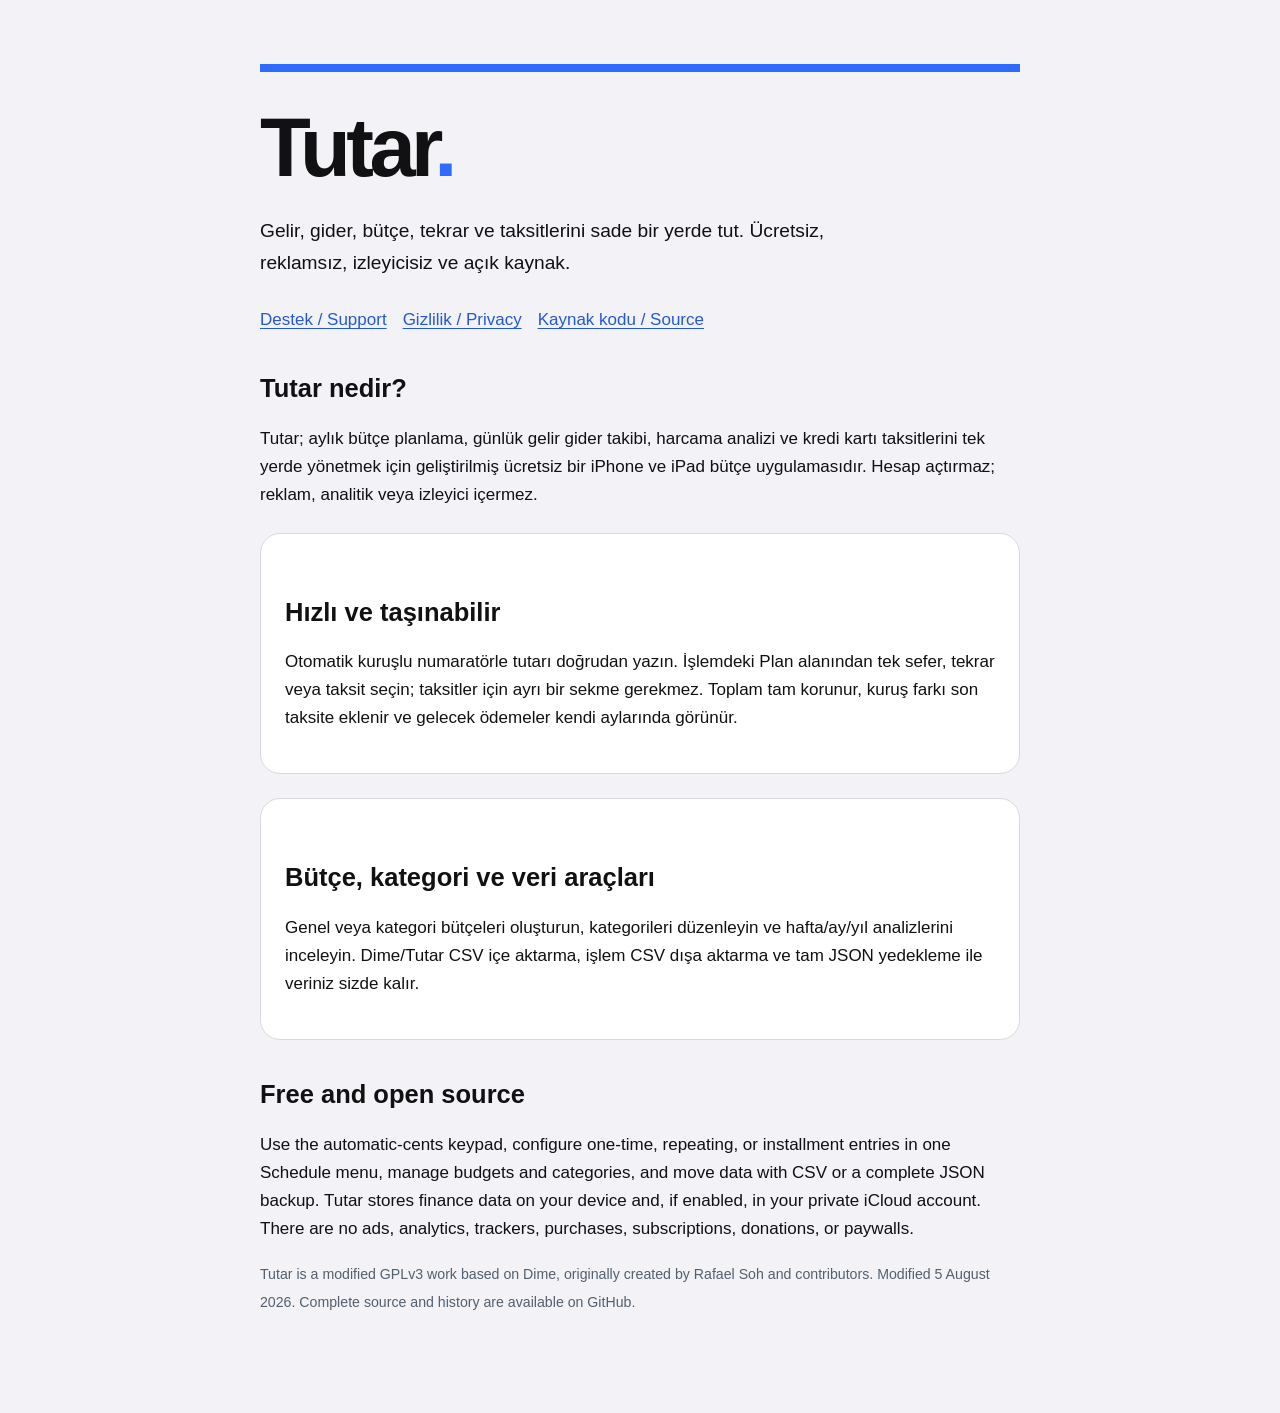
<file: docs/index.html>
<!doctype html>
<html lang="tr">
<head>
  <meta charset="utf-8">
  <meta name="viewport" content="width=device-width,initial-scale=1">
  <meta name="description" content="Tutar, iPhone ve iPad için ücretsiz bütçe, gelir gider, harcama ve taksit takip uygulamasıdır. Reklamsız, izleyicisiz ve açık kaynak.">
  <meta name="robots" content="index,follow,max-image-preview:large">
  <meta name="application-name" content="Tutar">
  <meta name="theme-color" content="#000000">
  <!-- nosemgrep: html.security.audit.missing-integrity.missing-integrity -- canonical metadata loads no subresource -->
  <link rel="canonical" href="https://furkancak1r.github.io/tutar-ios/">
  <meta property="og:type" content="website">
  <meta property="og:locale" content="tr_TR">
  <meta property="og:locale:alternate" content="en_US">
  <meta property="og:site_name" content="Tutar">
  <meta property="og:title" content="Tutar — Ücretsiz Bütçe ve Gelir Gider Takibi">
  <meta property="og:description" content="Bütçe, gelir gider, harcama ve kredi kartı taksitlerini reklamsız ve açık kaynak bir iOS uygulamasında takip edin.">
  <meta property="og:url" content="https://furkancak1r.github.io/tutar-ios/">
  <meta property="og:image" content="https://raw.githubusercontent.com/furkancak1r/tutar-ios/main/app/Tutar/Resources/Assets.xcassets/AppIcon.appiconset/TutarIcon.png">
  <meta name="twitter:card" content="summary">
  <meta name="twitter:title" content="Tutar — Ücretsiz Bütçe ve Gelir Gider Takibi">
  <meta name="twitter:description" content="Ücretsiz, reklamsız ve açık kaynak iOS bütçe uygulaması.">
  <meta name="twitter:image" content="https://raw.githubusercontent.com/furkancak1r/tutar-ios/main/app/Tutar/Resources/Assets.xcassets/AppIcon.appiconset/TutarIcon.png">
  <title>Tutar — Ücretsiz Bütçe, Gelir Gider ve Taksit Takibi</title>
  <link rel="stylesheet" href="style.css">
  <script type="application/ld+json">
  {
    "@context": "https://schema.org",
    "@type": "SoftwareApplication",
    "name": "Tutar",
    "description": "iPhone ve iPad için ücretsiz, reklamsız ve açık kaynak bütçe, gelir gider, harcama ve taksit takip uygulaması.",
    "applicationCategory": "FinanceApplication",
    "operatingSystem": "iOS 17 or later; iPadOS 17 or later",
    "url": "https://furkancak1r.github.io/tutar-ios/",
    "downloadUrl": "https://apps.apple.com/app/id6797777369",
    "image": "https://raw.githubusercontent.com/furkancak1r/tutar-ios/main/app/Tutar/Resources/Assets.xcassets/AppIcon.appiconset/TutarIcon.png",
    "softwareVersion": "1.0",
    "dateModified": "2026-08-05",
    "inLanguage": ["tr", "en"],
    "isAccessibleForFree": true,
    "offers": {
      "@type": "Offer",
      "price": "0",
      "priceCurrency": "TRY"
    },
    "license": "https://www.gnu.org/licenses/gpl-3.0.html",
    "codeRepository": "https://github.com/furkancak1r/tutar-ios",
    "author": {
      "@type": "Person",
      "name": "Furkan Çakır"
    },
    "isBasedOn": {
      "@type": "SoftwareSourceCode",
      "name": "Dime",
      "url": "https://github.com/rafsoh/dimeApp",
      "author": {
        "@type": "Person",
        "name": "Rafael Soh"
      }
    }
  }
  </script>
</head>
<body><main>
  <header>
    <h1>Tutar<span class="mark">.</span></h1>
    <p class="lead">Gelir, gider, bütçe, tekrar ve taksitlerini sade bir yerde tut. Ücretsiz, reklamsız, izleyicisiz ve açık kaynak.</p>
    <nav><a href="support.html">Destek / Support</a><a href="privacy.html">Gizlilik / Privacy</a><a href="https://github.com/furkancak1r/tutar-ios">Kaynak kodu / Source</a></nav>
  </header>
  <section>
    <h2>Tutar nedir?</h2>
    <p>Tutar; aylık bütçe planlama, günlük gelir gider takibi, harcama analizi ve kredi kartı taksitlerini tek yerde yönetmek için geliştirilmiş ücretsiz bir iPhone ve iPad bütçe uygulamasıdır. Hesap açtırmaz; reklam, analitik veya izleyici içermez.</p>
  </section>
  <section class="card">
    <h2>Hızlı ve taşınabilir</h2>
    <p>Otomatik kuruşlu numaratörle tutarı doğrudan yazın. İşlemdeki Plan alanından tek sefer, tekrar veya taksit seçin; taksitler için ayrı bir sekme gerekmez. Toplam tam korunur, kuruş farkı son taksite eklenir ve gelecek ödemeler kendi aylarında görünür.</p>
  </section>
  <section class="card">
    <h2>Bütçe, kategori ve veri araçları</h2>
    <p>Genel veya kategori bütçeleri oluşturun, kategorileri düzenleyin ve hafta/ay/yıl analizlerini inceleyin. Dime/Tutar CSV içe aktarma, işlem CSV dışa aktarma ve tam JSON yedekleme ile veriniz sizde kalır.</p>
  </section>
  <section lang="en">
    <h2>Free and open source</h2>
    <p>Use the automatic-cents keypad, configure one-time, repeating, or installment entries in one Schedule menu, manage budgets and categories, and move data with CSV or a complete JSON backup. Tutar stores finance data on your device and, if enabled, in your private iCloud account. There are no ads, analytics, trackers, purchases, subscriptions, donations, or paywalls.</p>
  </section>
  <p><small>Tutar is a modified GPLv3 work based on Dime, originally created by Rafael Soh and contributors. Modified 5 August 2026. Complete source and history are available on GitHub.</small></p>
</main></body>
</html>
</file>
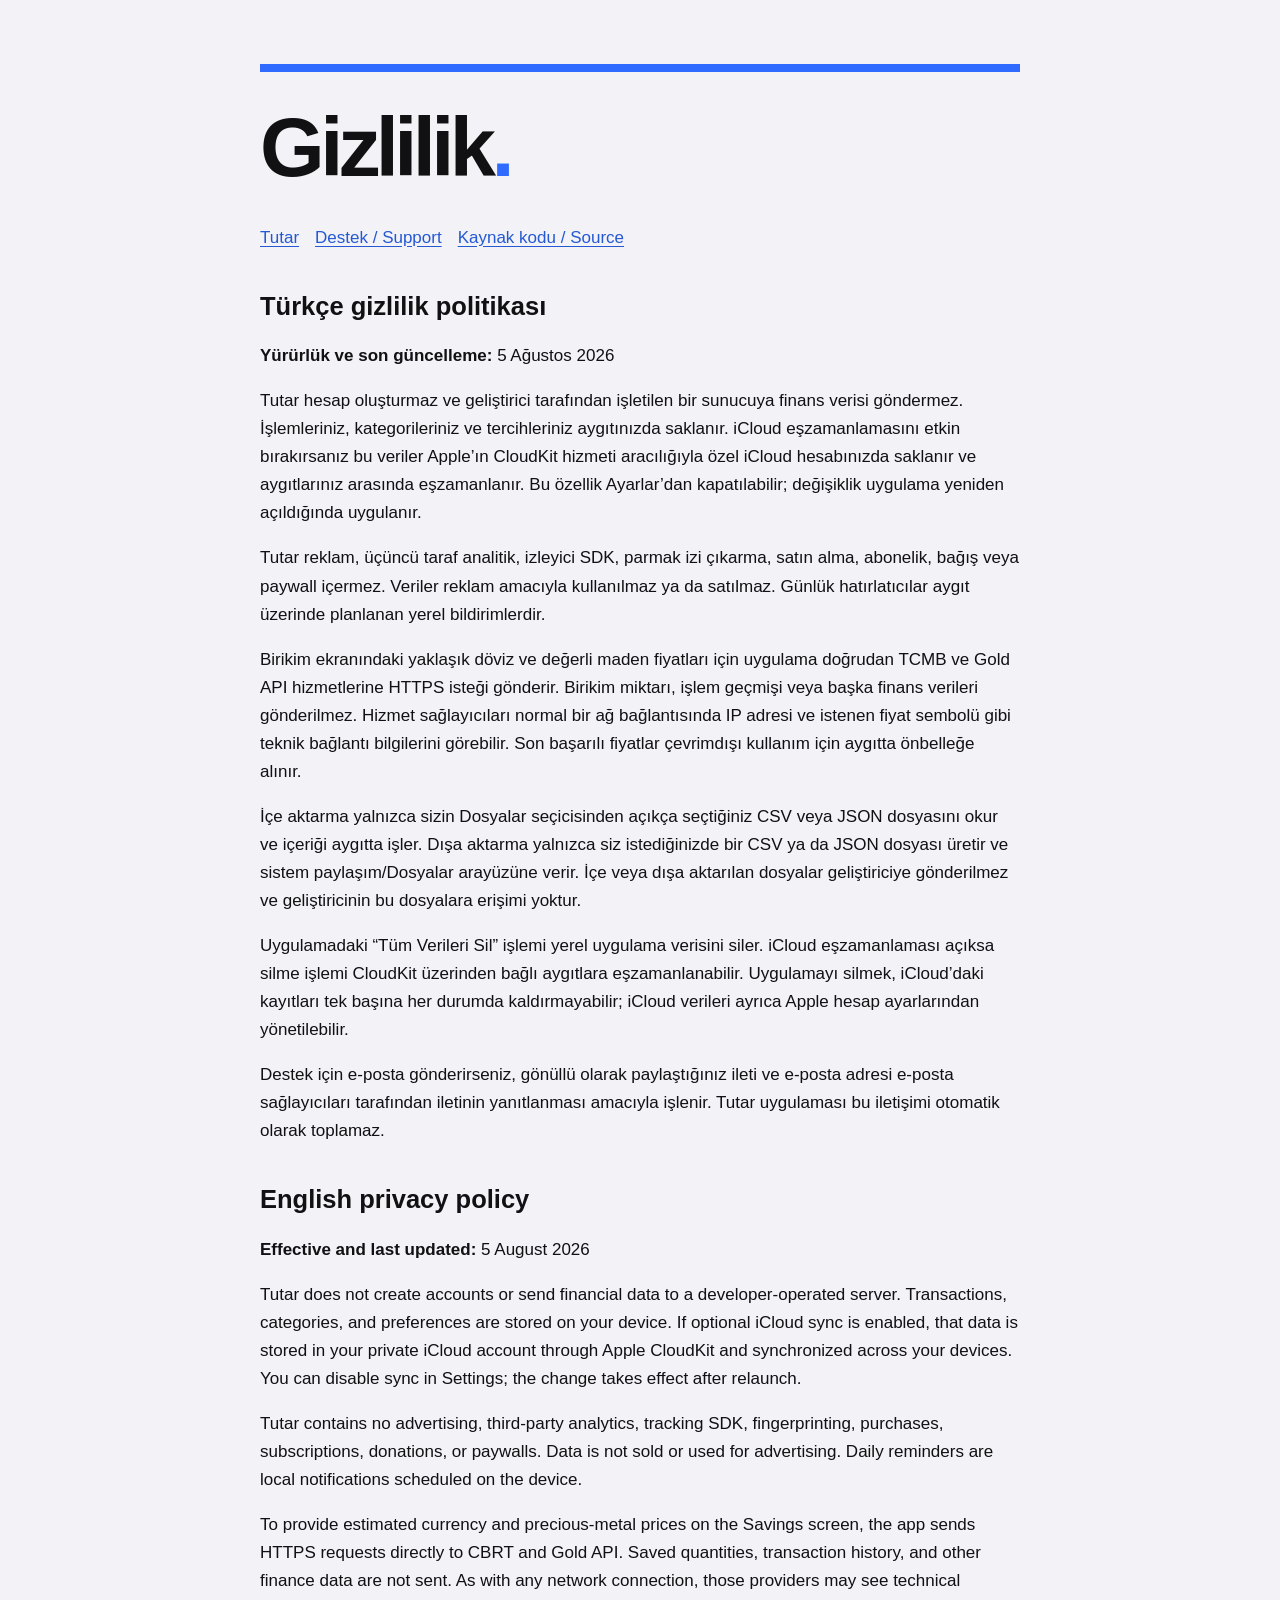
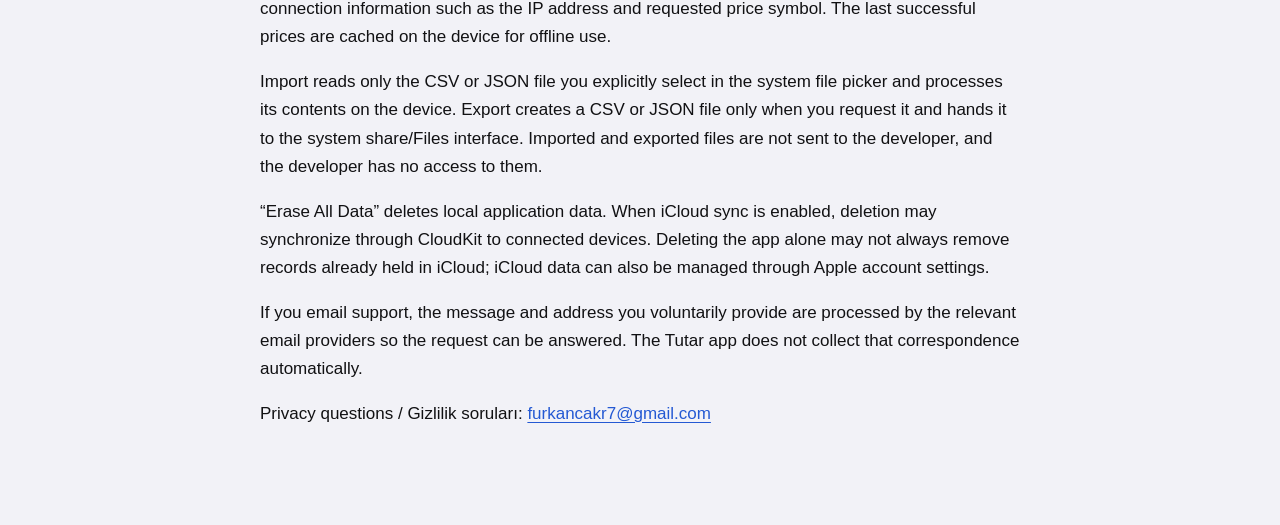
<file: docs/privacy.html>
<!doctype html>
<html lang="tr">
<head>
  <meta charset="utf-8">
  <meta name="viewport" content="width=device-width,initial-scale=1">
  <meta name="description" content="Tutar gizlilik politikası: finans verileri aygıtta ve isteğe bağlı özel iCloud hesabında kalır; reklam, analitik ve izleyici yoktur.">
  <meta name="robots" content="index,follow,max-image-preview:large">
  <!-- nosemgrep: html.security.audit.missing-integrity.missing-integrity -- canonical metadata loads no subresource -->
  <link rel="canonical" href="https://furkancak1r.github.io/tutar-ios/privacy.html">
  <meta property="og:type" content="website">
  <meta property="og:title" content="Tutar Gizlilik Politikası">
  <meta property="og:description" content="Tutar verilerinizi nasıl saklar ve işler? Reklam, analitik ve izleyici içermeyen açık gizlilik politikası.">
  <meta property="og:url" content="https://furkancak1r.github.io/tutar-ios/privacy.html">
  <title>Tutar Gizlilik Politikası / Privacy Policy</title>
  <link rel="stylesheet" href="style.css">
</head>
<body><main>
  <header><h1>Gizlilik<span class="mark">.</span></h1><nav><a href="index.html">Tutar</a><a href="support.html">Destek / Support</a><a href="https://github.com/furkancak1r/tutar-ios">Kaynak kodu / Source</a></nav></header>
  <section>
    <h2>Türkçe gizlilik politikası</h2>
    <p><strong>Yürürlük ve son güncelleme:</strong> 5 Ağustos 2026</p>
    <p>Tutar hesap oluşturmaz ve geliştirici tarafından işletilen bir sunucuya finans verisi göndermez. İşlemleriniz, kategorileriniz ve tercihleriniz aygıtınızda saklanır. iCloud eşzamanlamasını etkin bırakırsanız bu veriler Apple’ın CloudKit hizmeti aracılığıyla özel iCloud hesabınızda saklanır ve aygıtlarınız arasında eşzamanlanır. Bu özellik Ayarlar’dan kapatılabilir; değişiklik uygulama yeniden açıldığında uygulanır.</p>
    <p>Tutar reklam, üçüncü taraf analitik, izleyici SDK, parmak izi çıkarma, satın alma, abonelik, bağış veya paywall içermez. Veriler reklam amacıyla kullanılmaz ya da satılmaz. Günlük hatırlatıcılar aygıt üzerinde planlanan yerel bildirimlerdir.</p>
    <p>Birikim ekranındaki yaklaşık döviz ve değerli maden fiyatları için uygulama doğrudan TCMB ve Gold API hizmetlerine HTTPS isteği gönderir. Birikim miktarı, işlem geçmişi veya başka finans verileri gönderilmez. Hizmet sağlayıcıları normal bir ağ bağlantısında IP adresi ve istenen fiyat sembolü gibi teknik bağlantı bilgilerini görebilir. Son başarılı fiyatlar çevrimdışı kullanım için aygıtta önbelleğe alınır.</p>
    <p>İçe aktarma yalnızca sizin Dosyalar seçicisinden açıkça seçtiğiniz CSV veya JSON dosyasını okur ve içeriği aygıtta işler. Dışa aktarma yalnızca siz istediğinizde bir CSV ya da JSON dosyası üretir ve sistem paylaşım/Dosyalar arayüzüne verir. İçe veya dışa aktarılan dosyalar geliştiriciye gönderilmez ve geliştiricinin bu dosyalara erişimi yoktur.</p>
    <p>Uygulamadaki “Tüm Verileri Sil” işlemi yerel uygulama verisini siler. iCloud eşzamanlaması açıksa silme işlemi CloudKit üzerinden bağlı aygıtlara eşzamanlanabilir. Uygulamayı silmek, iCloud’daki kayıtları tek başına her durumda kaldırmayabilir; iCloud verileri ayrıca Apple hesap ayarlarından yönetilebilir.</p>
    <p>Destek için e-posta gönderirseniz, gönüllü olarak paylaştığınız ileti ve e-posta adresi e-posta sağlayıcıları tarafından iletinin yanıtlanması amacıyla işlenir. Tutar uygulaması bu iletişimi otomatik olarak toplamaz.</p>
  </section>
  <section lang="en">
    <h2>English privacy policy</h2>
    <p><strong>Effective and last updated:</strong> 5 August 2026</p>
    <p>Tutar does not create accounts or send financial data to a developer-operated server. Transactions, categories, and preferences are stored on your device. If optional iCloud sync is enabled, that data is stored in your private iCloud account through Apple CloudKit and synchronized across your devices. You can disable sync in Settings; the change takes effect after relaunch.</p>
    <p>Tutar contains no advertising, third-party analytics, tracking SDK, fingerprinting, purchases, subscriptions, donations, or paywalls. Data is not sold or used for advertising. Daily reminders are local notifications scheduled on the device.</p>
    <p>To provide estimated currency and precious-metal prices on the Savings screen, the app sends HTTPS requests directly to CBRT and Gold API. Saved quantities, transaction history, and other finance data are not sent. As with any network connection, those providers may see technical connection information such as the IP address and requested price symbol. The last successful prices are cached on the device for offline use.</p>
    <p>Import reads only the CSV or JSON file you explicitly select in the system file picker and processes its contents on the device. Export creates a CSV or JSON file only when you request it and hands it to the system share/Files interface. Imported and exported files are not sent to the developer, and the developer has no access to them.</p>
    <p>“Erase All Data” deletes local application data. When iCloud sync is enabled, deletion may synchronize through CloudKit to connected devices. Deleting the app alone may not always remove records already held in iCloud; iCloud data can also be managed through Apple account settings.</p>
    <p>If you email support, the message and address you voluntarily provide are processed by the relevant email providers so the request can be answered. The Tutar app does not collect that correspondence automatically.</p>
  </section>
  <p>Privacy questions / Gizlilik soruları: <a href="mailto:furkancakr7@gmail.com">furkancakr7@gmail.com</a></p>
</main></body>
</html>
</file>
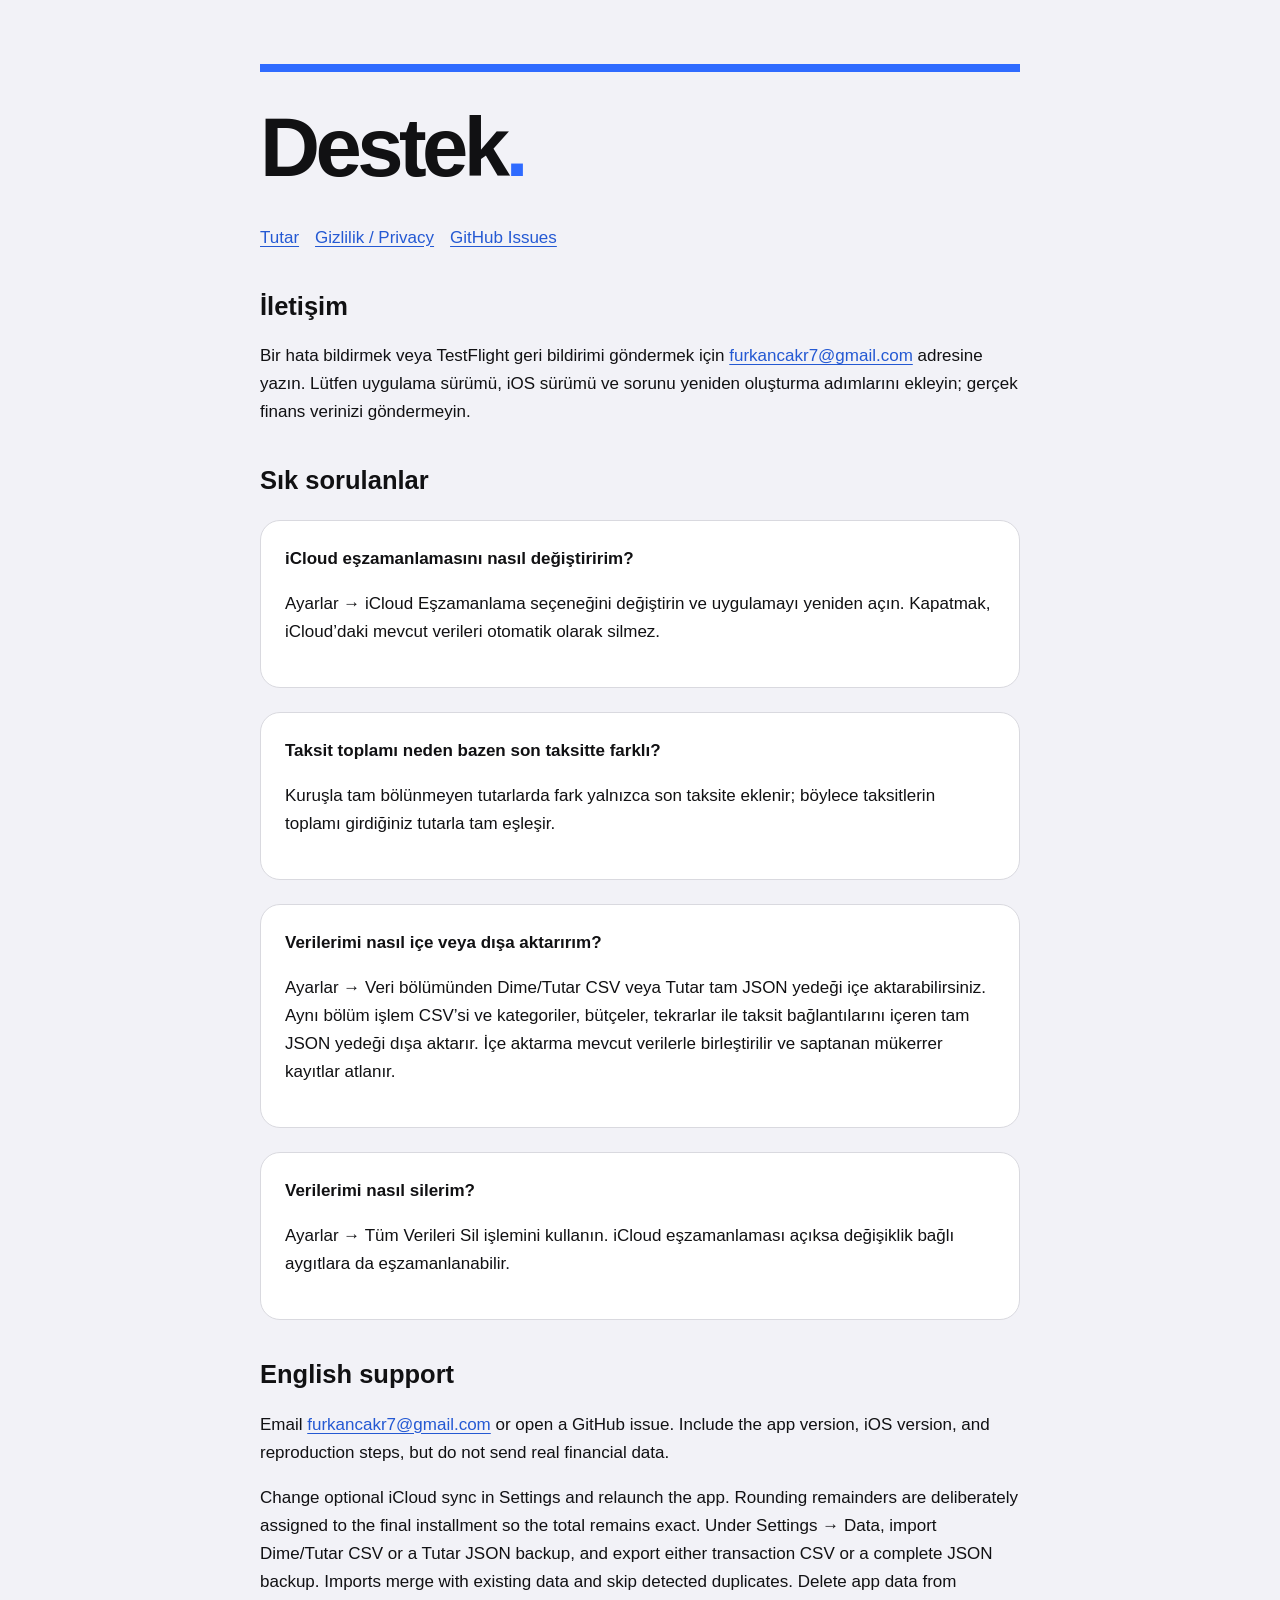
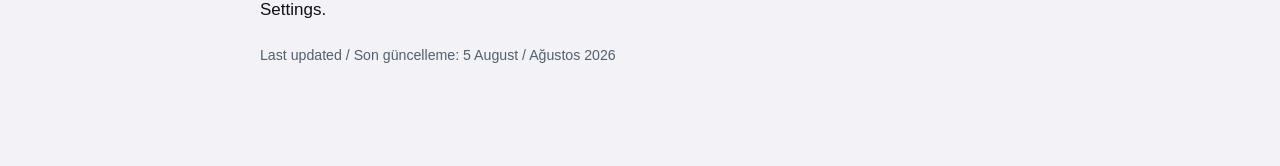
<file: docs/support.html>
<!doctype html>
<html lang="tr">
<head>
  <meta charset="utf-8">
  <meta name="viewport" content="width=device-width,initial-scale=1">
  <meta name="description" content="Tutar bütçe ve gelir gider takip uygulaması için destek, iCloud, taksit, içe aktarma, dışa aktarma ve veri silme yanıtları.">
  <meta name="robots" content="index,follow,max-image-preview:large">
  <!-- nosemgrep: html.security.audit.missing-integrity.missing-integrity -- canonical metadata loads no subresource -->
  <link rel="canonical" href="https://furkancak1r.github.io/tutar-ios/support.html">
  <meta property="og:type" content="website">
  <meta property="og:title" content="Tutar Destek">
  <meta property="og:description" content="Tutar için yardım, sık sorulan sorular ve iletişim bilgileri.">
  <meta property="og:url" content="https://furkancak1r.github.io/tutar-ios/support.html">
  <title>Tutar Destek / Support</title>
  <link rel="stylesheet" href="style.css">
  <script type="application/ld+json">
  {
    "@context": "https://schema.org",
    "@type": "FAQPage",
    "mainEntity": [
      {
        "@type": "Question",
        "name": "iCloud eşzamanlamasını nasıl değiştiririm?",
        "acceptedAnswer": {
          "@type": "Answer",
          "text": "Ayarlar bölümündeki iCloud Eşzamanlama seçeneğini değiştirin ve uygulamayı yeniden açın. Kapatmak, iCloud'daki mevcut verileri otomatik olarak silmez."
        }
      },
      {
        "@type": "Question",
        "name": "Taksit toplamı neden bazen son taksitte farklı?",
        "acceptedAnswer": {
          "@type": "Answer",
          "text": "Kuruşla tam bölünmeyen tutarlarda fark yalnızca son taksite eklenir; böylece taksitlerin toplamı girdiğiniz tutarla tam eşleşir."
        }
      },
      {
        "@type": "Question",
        "name": "Verilerimi nasıl içe veya dışa aktarırım?",
        "acceptedAnswer": {
          "@type": "Answer",
          "text": "Ayarlar bölümünden Dime veya Tutar CSV ya da Tutar tam JSON yedeği içe aktarılabilir. Aynı bölüm işlem CSV'si ve tam JSON yedeği dışa aktarır. İçe aktarma mevcut verilerle birleştirilir ve saptanan mükerrer kayıtlar atlanır."
        }
      },
      {
        "@type": "Question",
        "name": "Verilerimi nasıl silerim?",
        "acceptedAnswer": {
          "@type": "Answer",
          "text": "Ayarlar bölümündeki Tüm Verileri Sil işlemini kullanın. iCloud eşzamanlaması açıksa değişiklik bağlı aygıtlara da eşzamanlanabilir."
        }
      }
    ]
  }
  </script>
</head>
<body><main>
  <header><h1>Destek<span class="mark">.</span></h1><nav><a href="index.html">Tutar</a><a href="privacy.html">Gizlilik / Privacy</a><a href="https://github.com/furkancak1r/tutar-ios/issues">GitHub Issues</a></nav></header>
  <section>
    <h2>İletişim</h2>
    <p>Bir hata bildirmek veya TestFlight geri bildirimi göndermek için <a href="mailto:furkancakr7@gmail.com">furkancakr7@gmail.com</a> adresine yazın. Lütfen uygulama sürümü, iOS sürümü ve sorunu yeniden oluşturma adımlarını ekleyin; gerçek finans verinizi göndermeyin.</p>
    <h2>Sık sorulanlar</h2>
    <div class="card"><strong>iCloud eşzamanlamasını nasıl değiştiririm?</strong><p>Ayarlar → iCloud Eşzamanlama seçeneğini değiştirin ve uygulamayı yeniden açın. Kapatmak, iCloud’daki mevcut verileri otomatik olarak silmez.</p></div>
    <div class="card"><strong>Taksit toplamı neden bazen son taksitte farklı?</strong><p>Kuruşla tam bölünmeyen tutarlarda fark yalnızca son taksite eklenir; böylece taksitlerin toplamı girdiğiniz tutarla tam eşleşir.</p></div>
    <div class="card"><strong>Verilerimi nasıl içe veya dışa aktarırım?</strong><p>Ayarlar → Veri bölümünden Dime/Tutar CSV veya Tutar tam JSON yedeği içe aktarabilirsiniz. Aynı bölüm işlem CSV’si ve kategoriler, bütçeler, tekrarlar ile taksit bağlantılarını içeren tam JSON yedeği dışa aktarır. İçe aktarma mevcut verilerle birleştirilir ve saptanan mükerrer kayıtlar atlanır.</p></div>
    <div class="card"><strong>Verilerimi nasıl silerim?</strong><p>Ayarlar → Tüm Verileri Sil işlemini kullanın. iCloud eşzamanlaması açıksa değişiklik bağlı aygıtlara da eşzamanlanabilir.</p></div>
  </section>
  <section lang="en">
    <h2>English support</h2>
    <p>Email <a href="mailto:furkancakr7@gmail.com">furkancakr7@gmail.com</a> or open a GitHub issue. Include the app version, iOS version, and reproduction steps, but do not send real financial data.</p>
    <p>Change optional iCloud sync in Settings and relaunch the app. Rounding remainders are deliberately assigned to the final installment so the total remains exact. Under Settings → Data, import Dime/Tutar CSV or a Tutar JSON backup, and export either transaction CSV or a complete JSON backup. Imports merge with existing data and skip detected duplicates. Delete app data from Settings.</p>
  </section>
  <p><small>Last updated / Son güncelleme: 5 August / Ağustos 2026</small></p>
</main></body>
</html>
</file>
<file: docs/style.css>
:root {
  color-scheme: light dark;
  --accent: #2f6bff;
  --paper: #f2f2f7;
  --surface: #ffffff;
  --ink: #111113;
}

* { box-sizing: border-box; }
body {
  margin: 0;
  font: 17px/1.65 -apple-system, BlinkMacSystemFont, "Segoe UI", sans-serif;
  background: var(--paper);
  color: var(--ink);
}
main { width: min(760px, calc(100% - 40px)); margin: 0 auto; padding: 64px 0 80px; }
header { border-top: 8px solid var(--accent); padding-top: 28px; }
h1, h2 { line-height: 1.15; }
h1 { font-size: clamp(2.7rem, 9vw, 5.2rem); margin: 0; letter-spacing: -.055em; }
h2 { margin-top: 2.5rem; }
.mark { color: var(--accent); }
.lead { font-size: 1.2rem; max-width: 620px; }
.card { background: var(--surface); border: 1px solid #d9d9df; border-radius: 20px; padding: 24px; margin: 24px 0; }
a { color: #2459d3; text-underline-offset: 3px; }
nav { display: flex; flex-wrap: wrap; gap: 16px; margin: 28px 0; }
small { color: #53606f; }
code { overflow-wrap: anywhere; }
@media (prefers-color-scheme: dark) {
  :root { --paper: #000000; --surface: #1c1c1e; --ink: #f5f5f7; }
  .card { border-color: #38383a; }
  a { color: #7da2ff; }
  small { color: #aeb8c4; }
}
</file>
